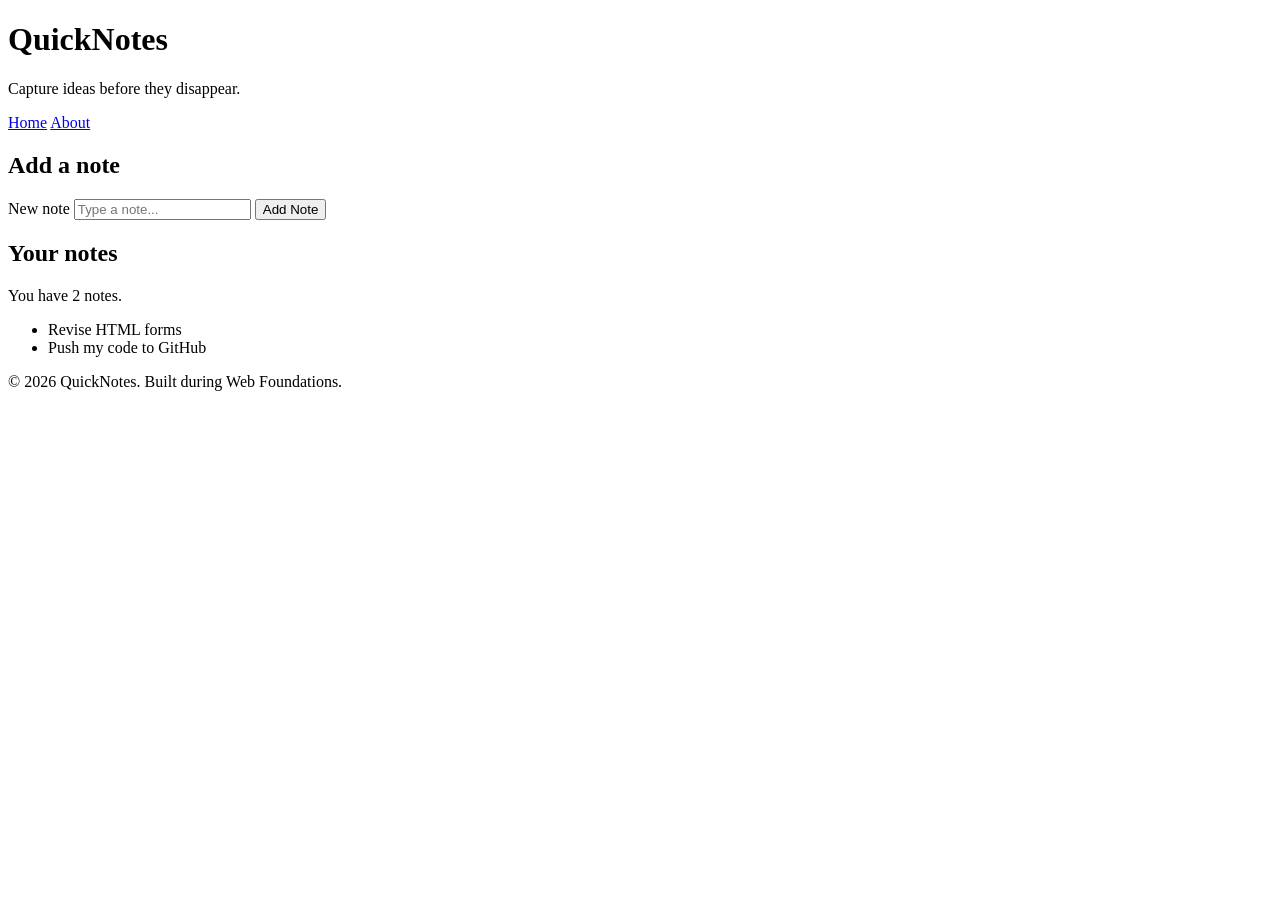
<file: day1/index.html>
<!doctype html>
<html lang="en">
  <head>
    <meta charset="UTF-8" />
    <meta name="viewport" content="width=device-width, initial-scale=1.0" />
    <title>QuickNotes</title>
  </head>
  <body>
    <header>
      <h1>QuickNotes</h1>
      <p>Capture ideas before they disappear.</p>
      <nav>
        <a href="index.html">Home</a>
        <a href="about.html">About</a>
      </nav>
    </header>

    <main>
      <section>
        <h2>Add a note</h2>
        <form id="note-form">
          <label for="note-input">New note</label>
          <input type="text" id="note-input" placeholder="Type a note..." />
          <button type="submit">Add Note</button>
        </form>
      </section>

      <section>
        <h2>Your notes</h2>
        <p id="note-count">You have 2 notes.</p>
        <ul id="notes-list">
          <li>Revise HTML forms</li>
          <li>Push my code to GitHub</li>
        </ul>
      </section>
    </main>

    <footer>
      <p>&copy; 2026 QuickNotes. Built during Web Foundations.</p>
    </footer>
  </body>
</html>
</file>
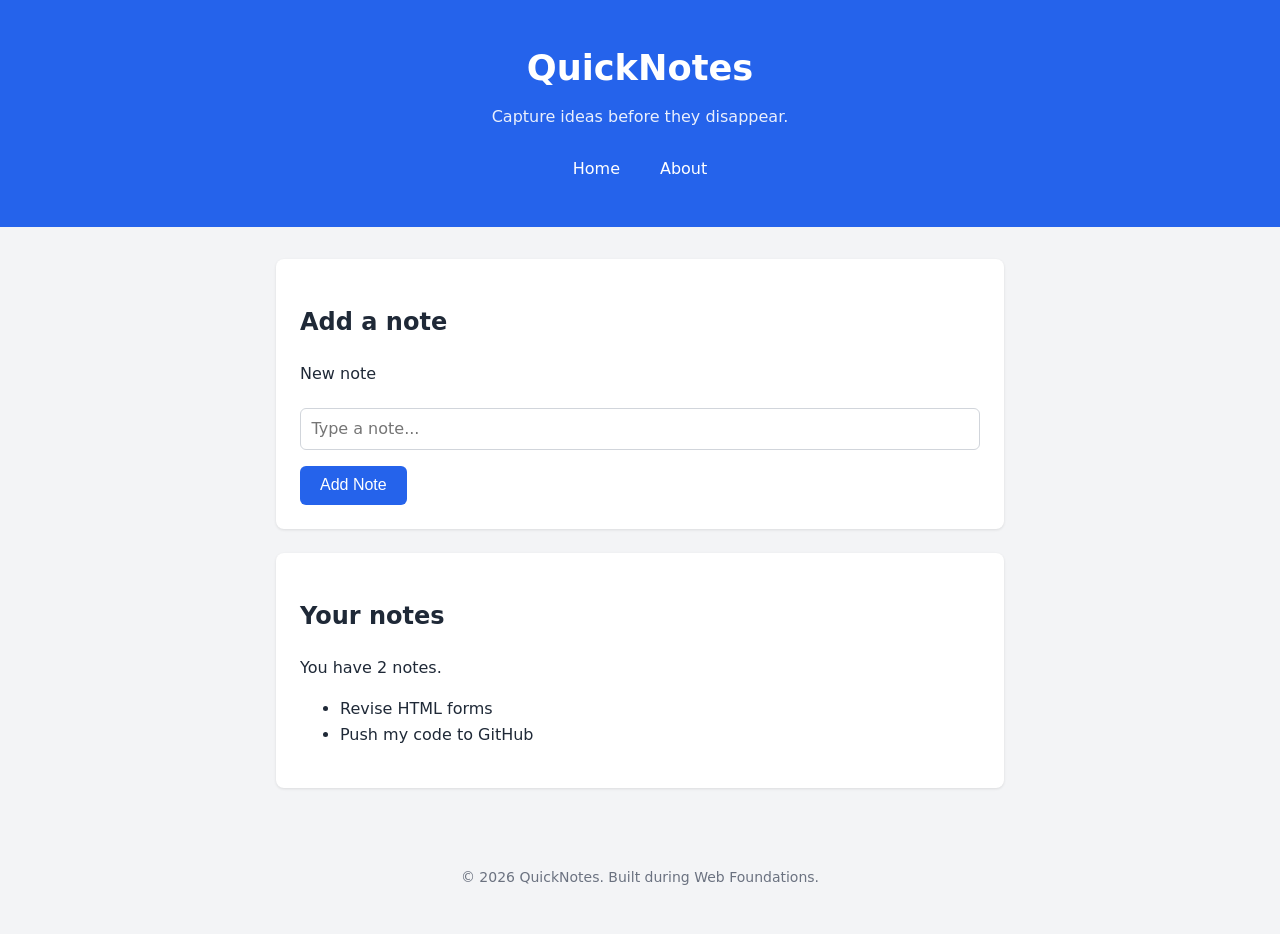
<file: day2/index.html>
<!doctype html>
<html lang="en">
  <head>
    <meta charset="UTF-8" />
    <meta name="viewport" content="width=device-width, initial-scale=1.0" />
    <title>QuickNotes</title>
    <link rel="stylesheet" href="style.css" />
  </head>
  <body>
    <header>
      <h1>QuickNotes</h1>
      <p>Capture ideas before they disappear.</p>
      <nav>
        <a href="index.html">Home</a>
        <a href="about.html">About</a>
      </nav>
    </header>

    <main>
      <section>
        <h2>Add a note</h2>
        <form id="note-form">
          <label for="note-input">New note</label>
          <input type="text" id="note-input" placeholder="Type a note..." />
          <button type="submit">Add Note</button>
        </form>
      </section>

      <section>
        <h2>Your notes</h2>
        <p id="note-count">You have 2 notes.</p>
        <ul id="notes-list">
          <li>Revise HTML forms</li>
          <li>Push my code to GitHub</li>
        </ul>
      </section>
    </main>

    <footer>
      <p>&copy; 2026 QuickNotes. Built during Web Foundations.</p>
    </footer>
  </body>
</html>
</file>
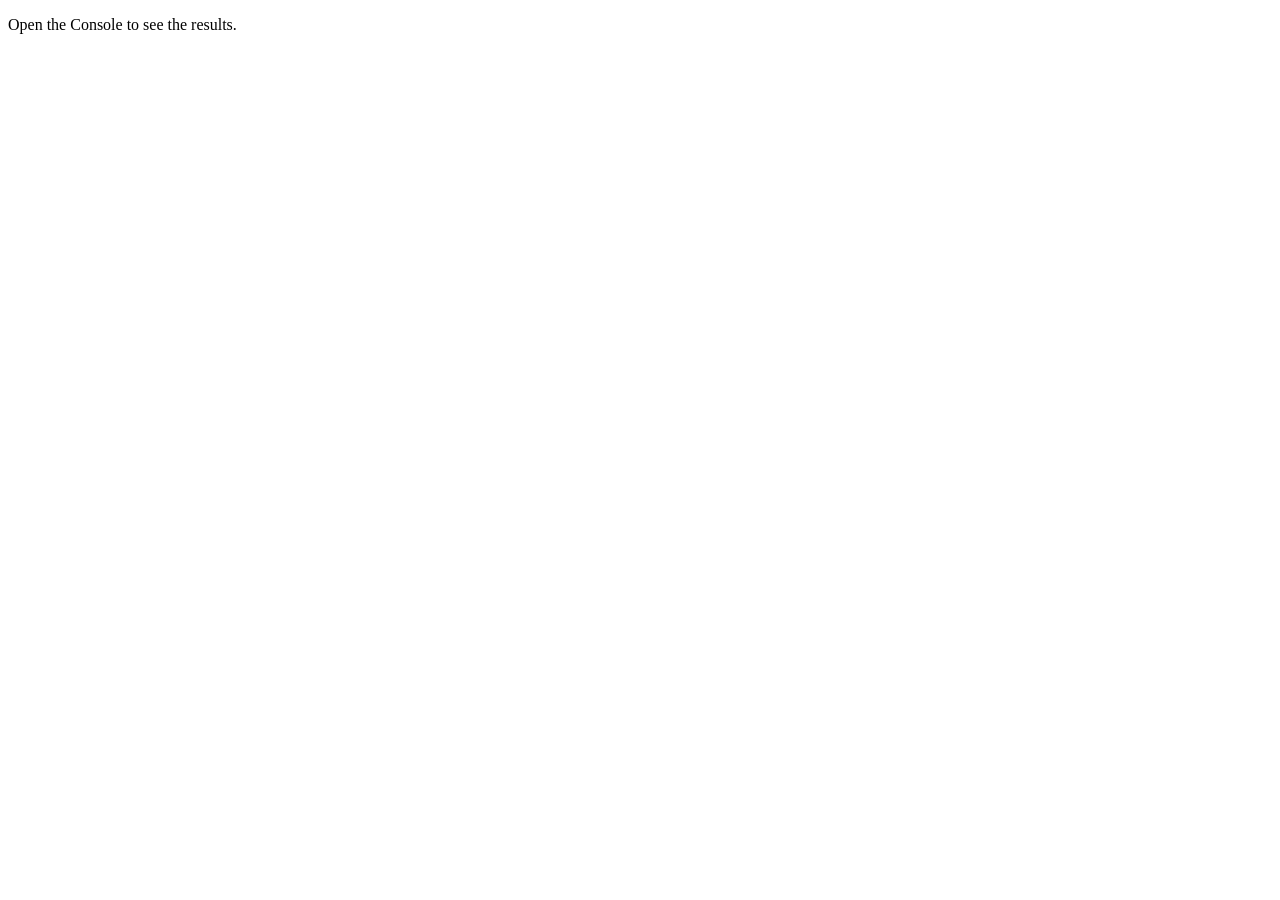
<file: day3/index.html>
<!doctype html>
<html lang="en">
  <head>
    <meta charset="UTF-8" />
    <meta name="viewport" content="width=device-width, initial-scale=1.0" />
    <title>Notes Toolkit</title>
  </head>
  <body>
    <p>Open the Console to see the results.</p>
  </body>
</html>
</file>
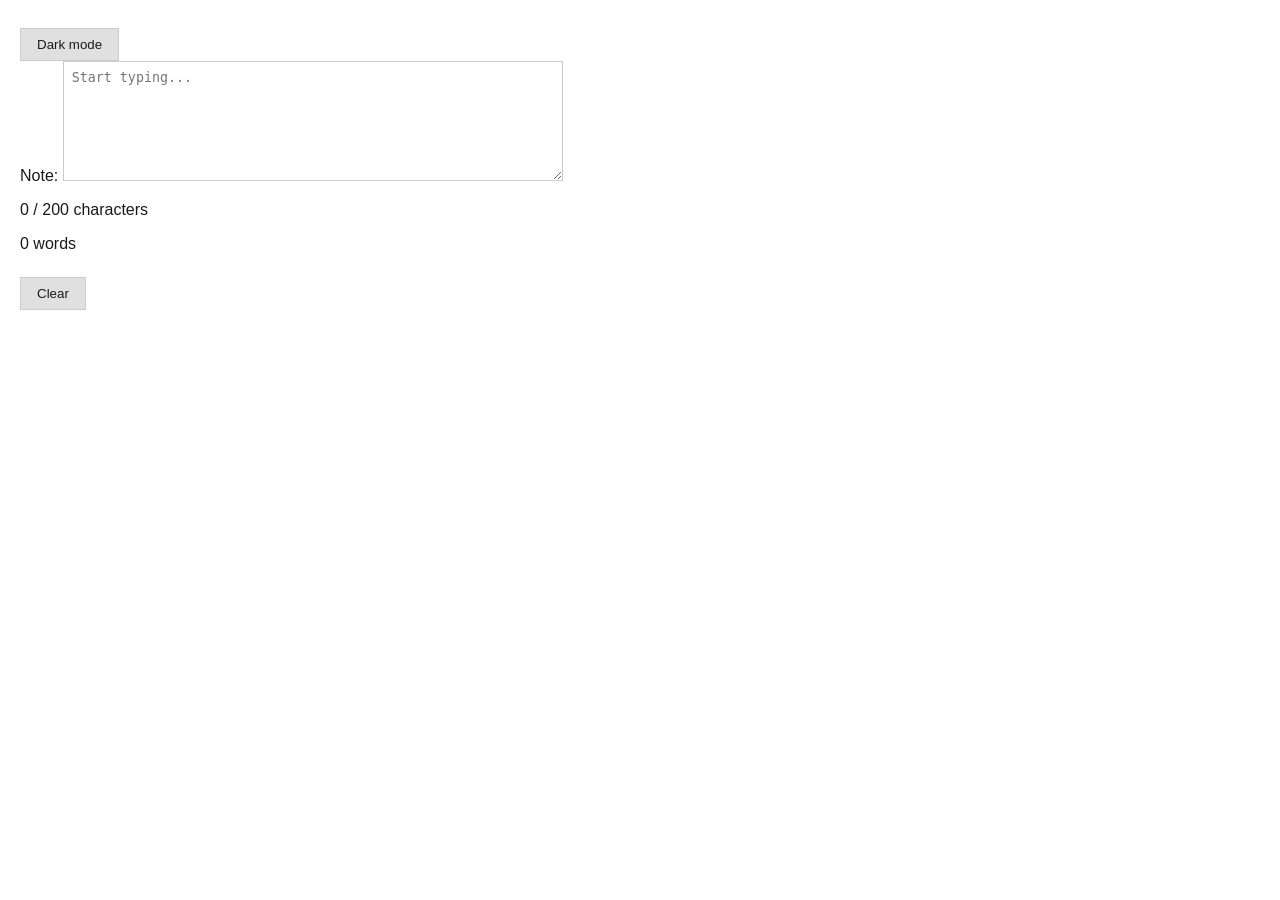
<file: day4/index.html>
<!doctype html>
<html lang="en">
  <head>
    <meta charset="UTF-8" />
    <meta name="viewport" content="width=device-width, initial-scale=1.0" />
    <title>Day 4 Assignment</title>
    <link rel="stylesheet" href="style.css" />
    <script src="script.js" defer></script>
  </head>
  <body>
    <div class="container">
      <button id="theme-toggle">Dark mode</button>

      <div class="field-group">
        <label for="note-text">Note:</label>
        <textarea id="note-text" placeholder="Start typing..."></textarea>
      </div>

      <p id="char-count">0 / 200 characters</p>
      <p id="word-count">0 words</p>

      <button id="clear-btn">Clear</button>
    </div>
  </body>
</html>
</file>
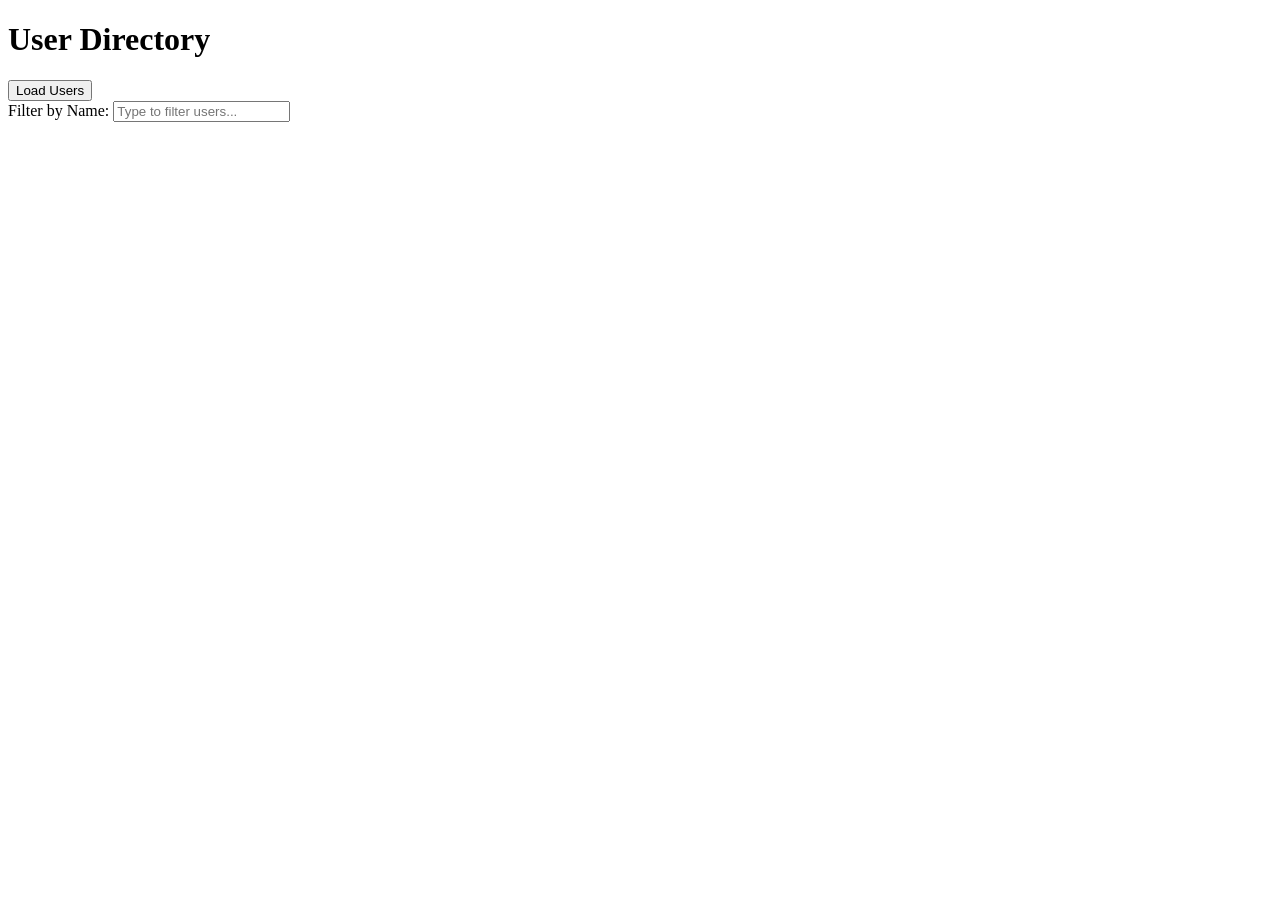
<file: day5/index.html>
<!doctype html>
<html lang="en">
  <head>
    <meta charset="UTF-8" />
    <meta name="viewport" content="width=device-width, initial-scale=1.0" />
    <title>Day 5 Assignment - User Directory</title>
    <script src="users.js" defer></script>
  </head>
  <body>
    <h1>User Directory</h1>

    <button id="load-users">Load Users</button>

    <div>
      <label for="filter-input">Filter by Name:</label>
      <input
        type="text"
        id="filter-input"
        placeholder="Type to filter users..."
      />
    </div>

    <p id="status"></p>

    <ul id="users-list"></ul>
  </body>
</html>
</file>
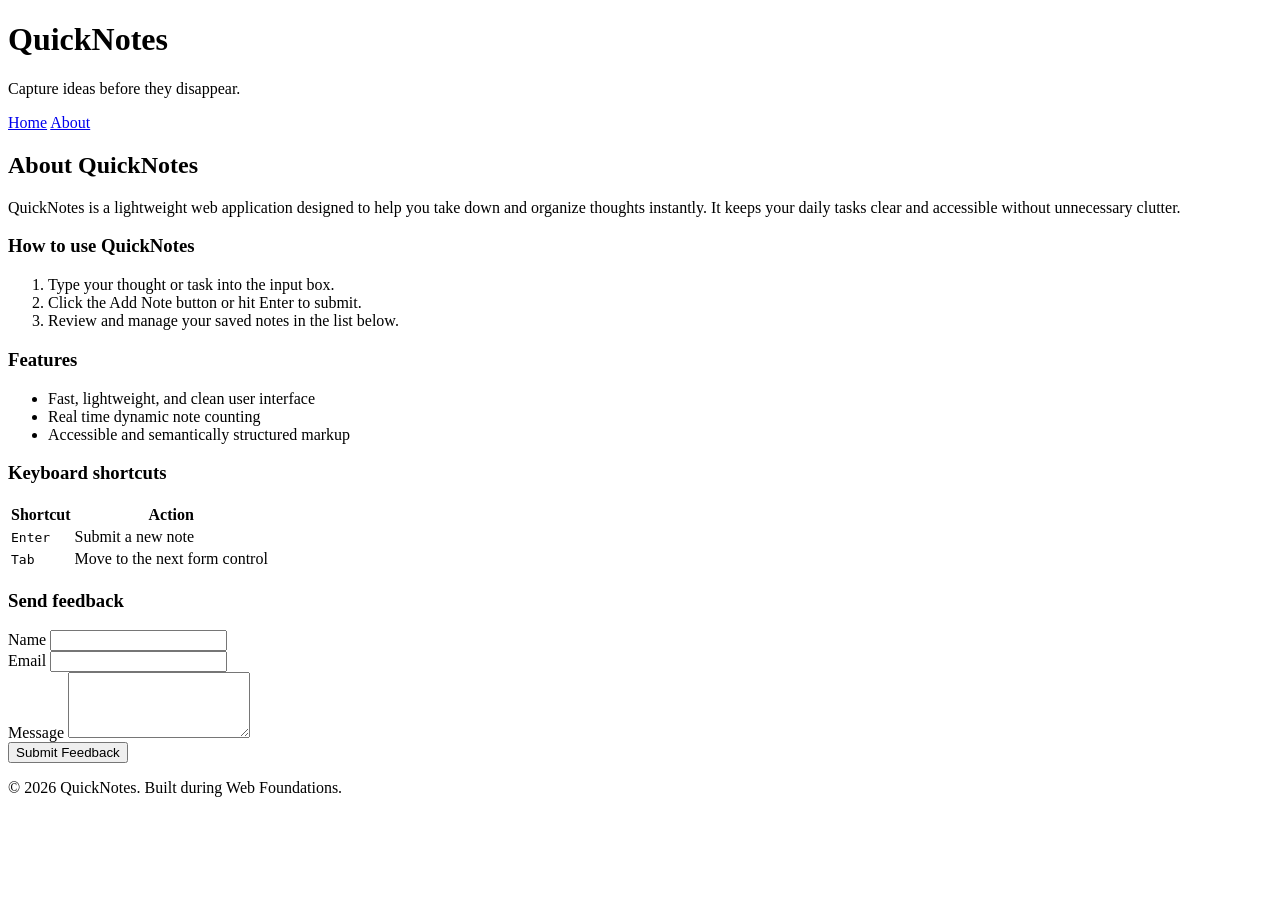
<file: day1/about.html>
<!doctype html>
<html lang="en">
  <head>
    <meta charset="UTF-8" />
    <meta name="viewport" content="width=device-width, initial-scale=1.0" />
    <title>About QuickNotes</title>
  </head>
  <body>
    <header>
      <h1>QuickNotes</h1>
      <p>Capture ideas before they disappear.</p>
      <nav>
        <a href="index.html">Home</a>
        <a href="about.html">About</a>
      </nav>
    </header>

    <main>
      <h2>About QuickNotes</h2>
      <p>
        QuickNotes is a lightweight web application designed to help you take
        down and organize thoughts instantly. It keeps your daily tasks clear
        and accessible without unnecessary clutter.
      </p>

      <section>
        <h3>How to use QuickNotes</h3>
        <ol>
          <li>Type your thought or task into the input box.</li>
          <li>Click the Add Note button or hit Enter to submit.</li>
          <li>Review and manage your saved notes in the list below.</li>
        </ol>
      </section>

      <section>
        <h3>Features</h3>
        <ul>
          <li>Fast, lightweight, and clean user interface</li>
          <li>Real time dynamic note counting</li>
          <li>Accessible and semantically structured markup</li>
        </ul>
      </section>

      <section>
        <h3>Keyboard shortcuts</h3>
        <table>
          <thead>
            <tr>
              <th>Shortcut</th>
              <th>Action</th>
            </tr>
          </thead>
          <tbody>
            <tr>
              <td><kbd>Enter</kbd></td>
              <td>Submit a new note</td>
            </tr>
            <tr>
              <td><kbd>Tab</kbd></td>
              <td>Move to the next form control</td>
            </tr>
          </tbody>
        </table>
      </section>

      <section>
        <h3>Send feedback</h3>
        <form id="feedback-form">
          <div>
            <label for="feedback-name">Name</label>
            <input type="text" id="feedback-name" name="name" required />
          </div>

          <div>
            <label for="feedback-email">Email</label>
            <input type="email" id="feedback-email" name="email" required />
          </div>

          <div>
            <label for="feedback-message">Message</label>
            <textarea
              id="feedback-message"
              name="message"
              rows="4"
              required
            ></textarea>
          </div>

          <button type="submit">Submit Feedback</button>
        </form>
      </section>
    </main>

    <footer>
      <p>&copy; 2026 QuickNotes. Built during Web Foundations.</p>
    </footer>
  </body>
</html>
</file>
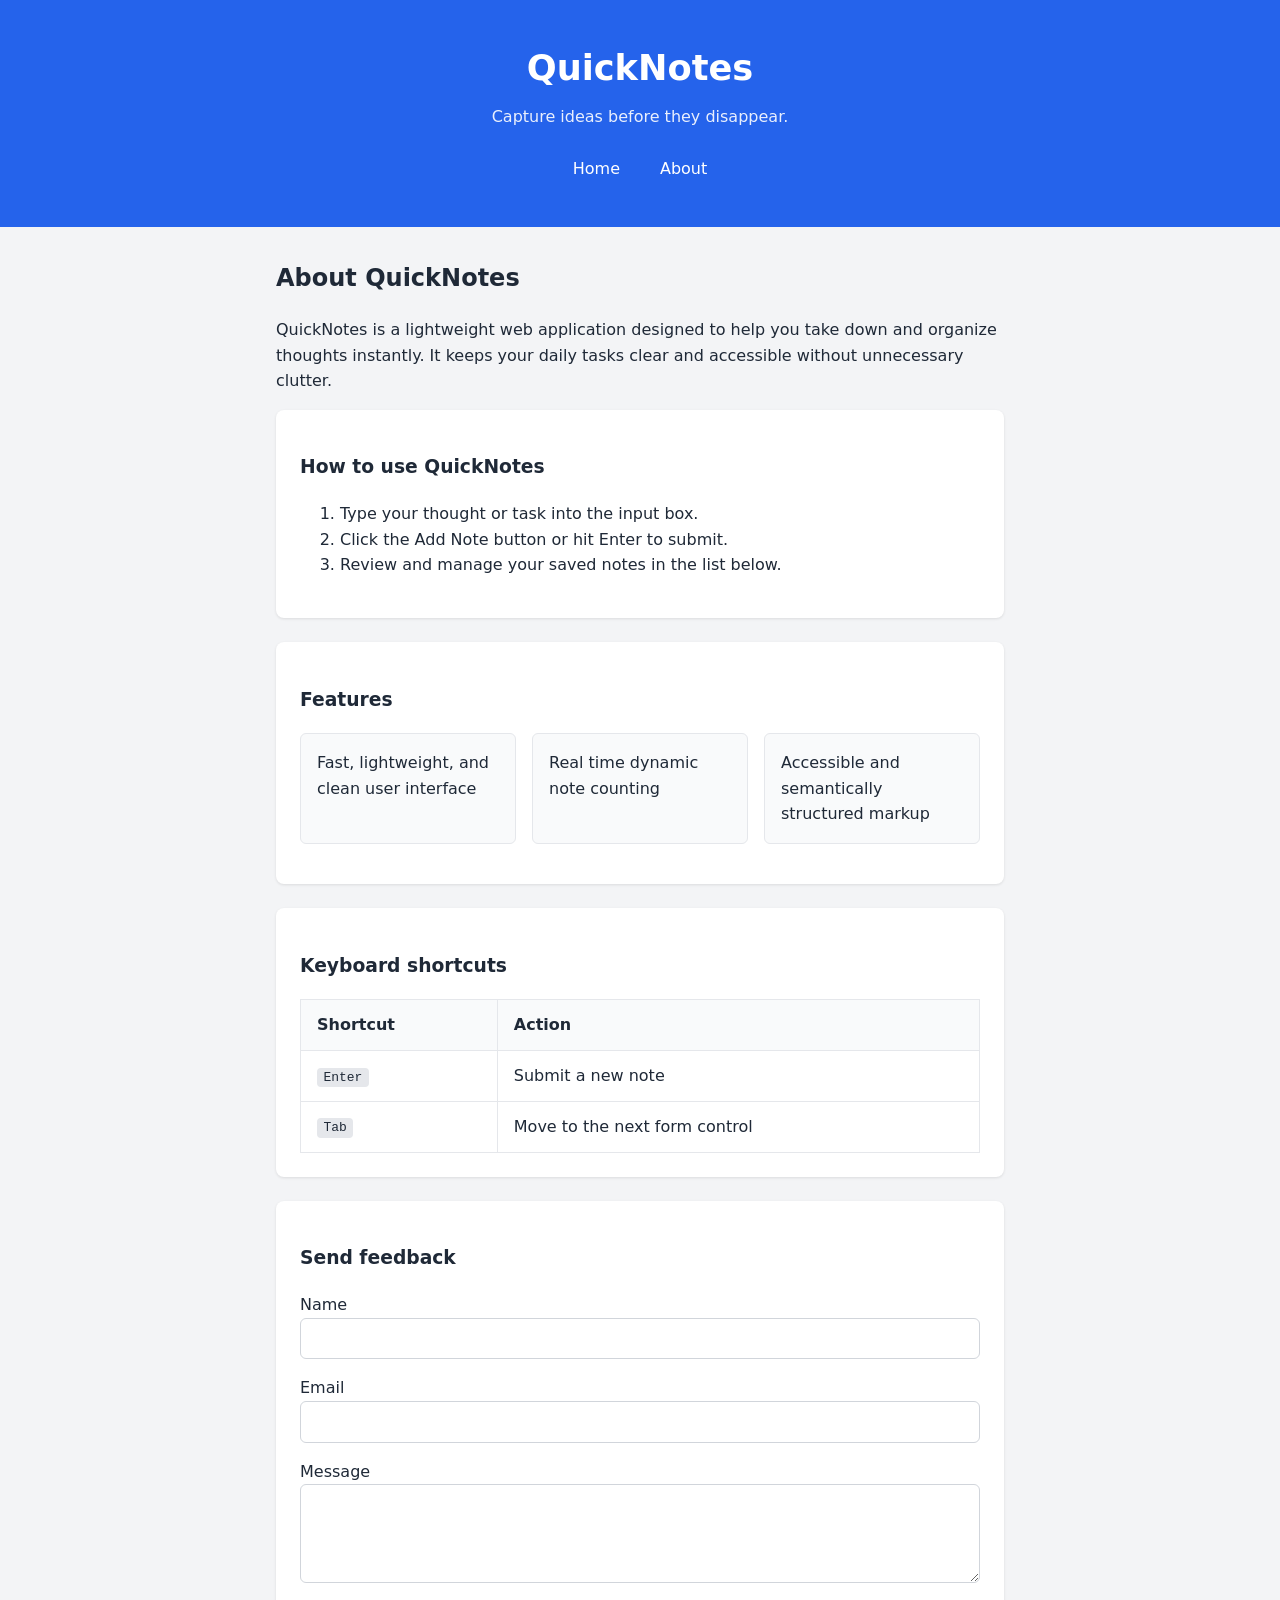
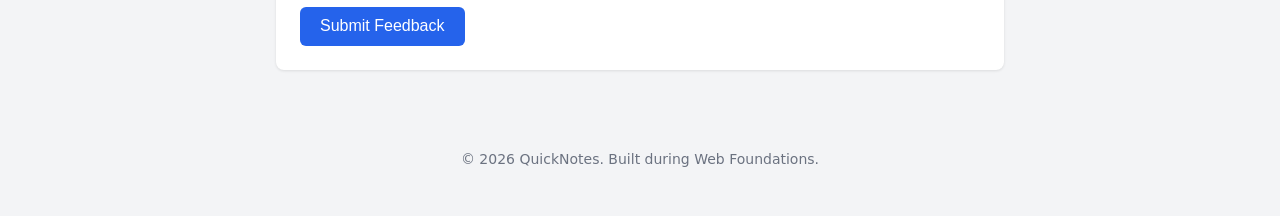
<file: day2/about.html>
<!doctype html>
<html lang="en">
  <head>
    <meta charset="UTF-8" />
    <meta name="viewport" content="width=device-width, initial-scale=1.0" />
    <title>About QuickNotes</title>
    <link rel="stylesheet" href="style.css" />
  </head>
  <body>
    <header>
      <h1>QuickNotes</h1>
      <p>Capture ideas before they disappear.</p>
      <nav>
        <a href="index.html">Home</a>
        <a href="about.html">About</a>
      </nav>
    </header>

    <main>
      <h2>About QuickNotes</h2>
      <p>
        QuickNotes is a lightweight web application designed to help you take
        down and organize thoughts instantly. It keeps your daily tasks clear
        and accessible without unnecessary clutter.
      </p>

      <section>
        <h3>How to use QuickNotes</h3>
        <ol>
          <li>Type your thought or task into the input box.</li>
          <li>Click the Add Note button or hit Enter to submit.</li>
          <li>Review and manage your saved notes in the list below.</li>
        </ol>
      </section>

      <section>
        <h3>Features</h3>
        <ul class="features">
          <li>Fast, lightweight, and clean user interface</li>
          <li>Real time dynamic note counting</li>
          <li>Accessible and semantically structured markup</li>
        </ul>
      </section>

      <section>
        <h3>Keyboard shortcuts</h3>
        <table>
          <thead>
            <tr>
              <th>Shortcut</th>
              <th>Action</th>
            </tr>
          </thead>
          <tbody>
            <tr>
              <td><kbd>Enter</kbd></td>
              <td>Submit a new note</td>
            </tr>
            <tr>
              <td><kbd>Tab</kbd></td>
              <td>Move to the next form control</td>
            </tr>
          </tbody>
        </table>
      </section>

      <section>
        <h3>Send feedback</h3>
        <form id="feedback-form">
          <div>
            <label for="feedback-name">Name</label>
            <input type="text" id="feedback-name" name="name" required />
          </div>

          <div>
            <label for="feedback-email">Email</label>
            <input type="email" id="feedback-email" name="email" required />
          </div>

          <div>
            <label for="feedback-message">Message</label>
            <textarea
              id="feedback-message"
              name="message"
              rows="4"
              required
            ></textarea>
          </div>

          <button type="submit">Submit Feedback</button>
        </form>
      </section>
    </main>

    <footer>
      <p>&copy; 2026 QuickNotes. Built during Web Foundations.</p>
    </footer>
  </body>
</html>
</file>
<file: day2/style.css>
/* 1. Box-sizing reset and base body styles */
*,
*::before,
*::after {
  box-sizing: border-box;
}

body {
  margin: 0;
  font-family:
    system-ui,
    -apple-system,
    BlinkMacSystemFont,
    "Segoe UI",
    Roboto,
    sans-serif;
  line-height: 1.6;
  background-color: #f3f4f6;
  color: #1f2937;
}

/*  Header & Navigation (Flexbox, centred, 16px gap, white text, no underline, hover) */
header {
  background-color: #2563eb;
  color: #ffffff;
  text-align: center;
  padding: 2.5rem 1rem;
}

header h1 {
  margin: 0 0 0.5rem 0;
  font-size: 2.2rem;
}

header p {
  margin: 0 0 1.25rem 0;
  opacity: 0.9;
}

nav {
  display: flex;
  justify-content: center;
  gap: 16px;
}

nav a {
  color: #ffffff;
  text-decoration: none;
  font-weight: 500;
  padding: 0.35rem 0.75rem;
  border-radius: 4px;
  transition:
    background-color 0.2s ease,
    opacity 0.2s ease;
}

nav a:hover {
  background-color: rgba(255, 255, 255, 0.2);
  text-decoration: none;
}

/*  Centred main & White card look for sections */
main {
  max-width: 760px;
  margin: 2rem auto;
  padding: 0 1rem;
}

section {
  background-color: #ffffff;
  border-radius: 8px;
  padding: 1.5rem;
  margin-bottom: 1.5rem;
  box-shadow: 0 1px 3px rgba(0, 0, 0, 0.1);
}

/*  Features CSS Grid */
ul.features {
  list-style: none;
  padding: 0;
  margin: 1rem 0;
  display: grid;
  grid-template-columns: repeat(auto-fit, minmax(180px, 1fr));
  gap: 1rem;
}

ul.features li {
  background-color: #f9fafb;
  border: 1px solid #e5e7eb;
  border-radius: 6px;
  padding: 1rem;
}

/* Shortcuts Table */
table {
  width: 100%;
  border-collapse: collapse;
  margin-top: 1rem;
}

th,
td {
  border: 1px solid #e5e7eb;
  padding: 0.75rem 1rem;
  text-align: left;
}

th {
  background-color: #f9fafb;
  font-weight: 600;
}

kbd {
  background-color: #e5e7eb;
  padding: 0.15rem 0.4rem;
  border-radius: 4px;
  font-family: monospace;
}

/* Form Styles (stacked vertically, full width) */
form {
  display: flex;
  flex-direction: column;
  gap: 1rem;
}

.form-group {
  display: flex;
  flex-direction: column;
}

label {
  font-weight: 500;
  margin-bottom: 0.35rem;
}

input[type="text"],
input[type="email"],
textarea {
  width: 100%;
  padding: 0.65rem;
  border: 1px solid #d1d5db;
  border-radius: 6px;
  font-size: 1rem;
  font-family: inherit;
}

/* Button styling & transition */
button[type="submit"] {
  align-self: flex-start;
  background-color: #2563eb;
  color: #ffffff;
  border: none;
  padding: 0.65rem 1.25rem;
  border-radius: 6px;
  font-size: 1rem;
  cursor: pointer;
  transition: background-color 0.2s ease;
}

button[type="submit"]:hover {
  background-color: #1d4ed8;
}

/*  Footer */
footer {
  text-align: center;
  padding: 2rem 1rem;
  color: #6b7280;
  font-size: 0.875rem;
}

/* Media query for small screens */
@media (max-width: 600px) {
  header {
    padding: 1.5rem 1rem;
  }

  header h1 {
    font-size: 1.6rem;
  }
}
</file>
<file: day4/style.css>
:root {
  --bg-color: #ffffff;
  --text-color: #1a1a1a;
  --btn-bg: #e0e0e0;
  --btn-text: #1a1a1a;
  --border-color: #cccccc;
  --warning-color: orange;
  --over-color: red;
}

body.dark {
  --bg-color: #1e1e1e;
  --text-color: #f0f0f0;
  --btn-bg: #333333;
  --btn-text: #ffffff;
  --border-color: #444444;
}

body {
  background-color: var(--bg-color);
  color: var(--text-color);
  font-family: sans-serif;
  margin: 20px;
}

textarea {
  width: 100%;
  max-width: 500px;
  height: 120px;
  background-color: var(--bg-color);
  color: var(--text-color);
  border: 1px solid var(--border-color);
  padding: 8px;
  box-sizing: border-box;
}

button {
  background-color: var(--btn-bg);
  color: var(--btn-text);
  border: 1px solid var(--border-color);
  padding: 8px 16px;
  cursor: pointer;
  margin-top: 8px;
}

/* Character counter states */
.warning {
  color: var(--warning-color);
}

.over {
  color: var(--over-color);
  font-weight: bold;
}
</file>
